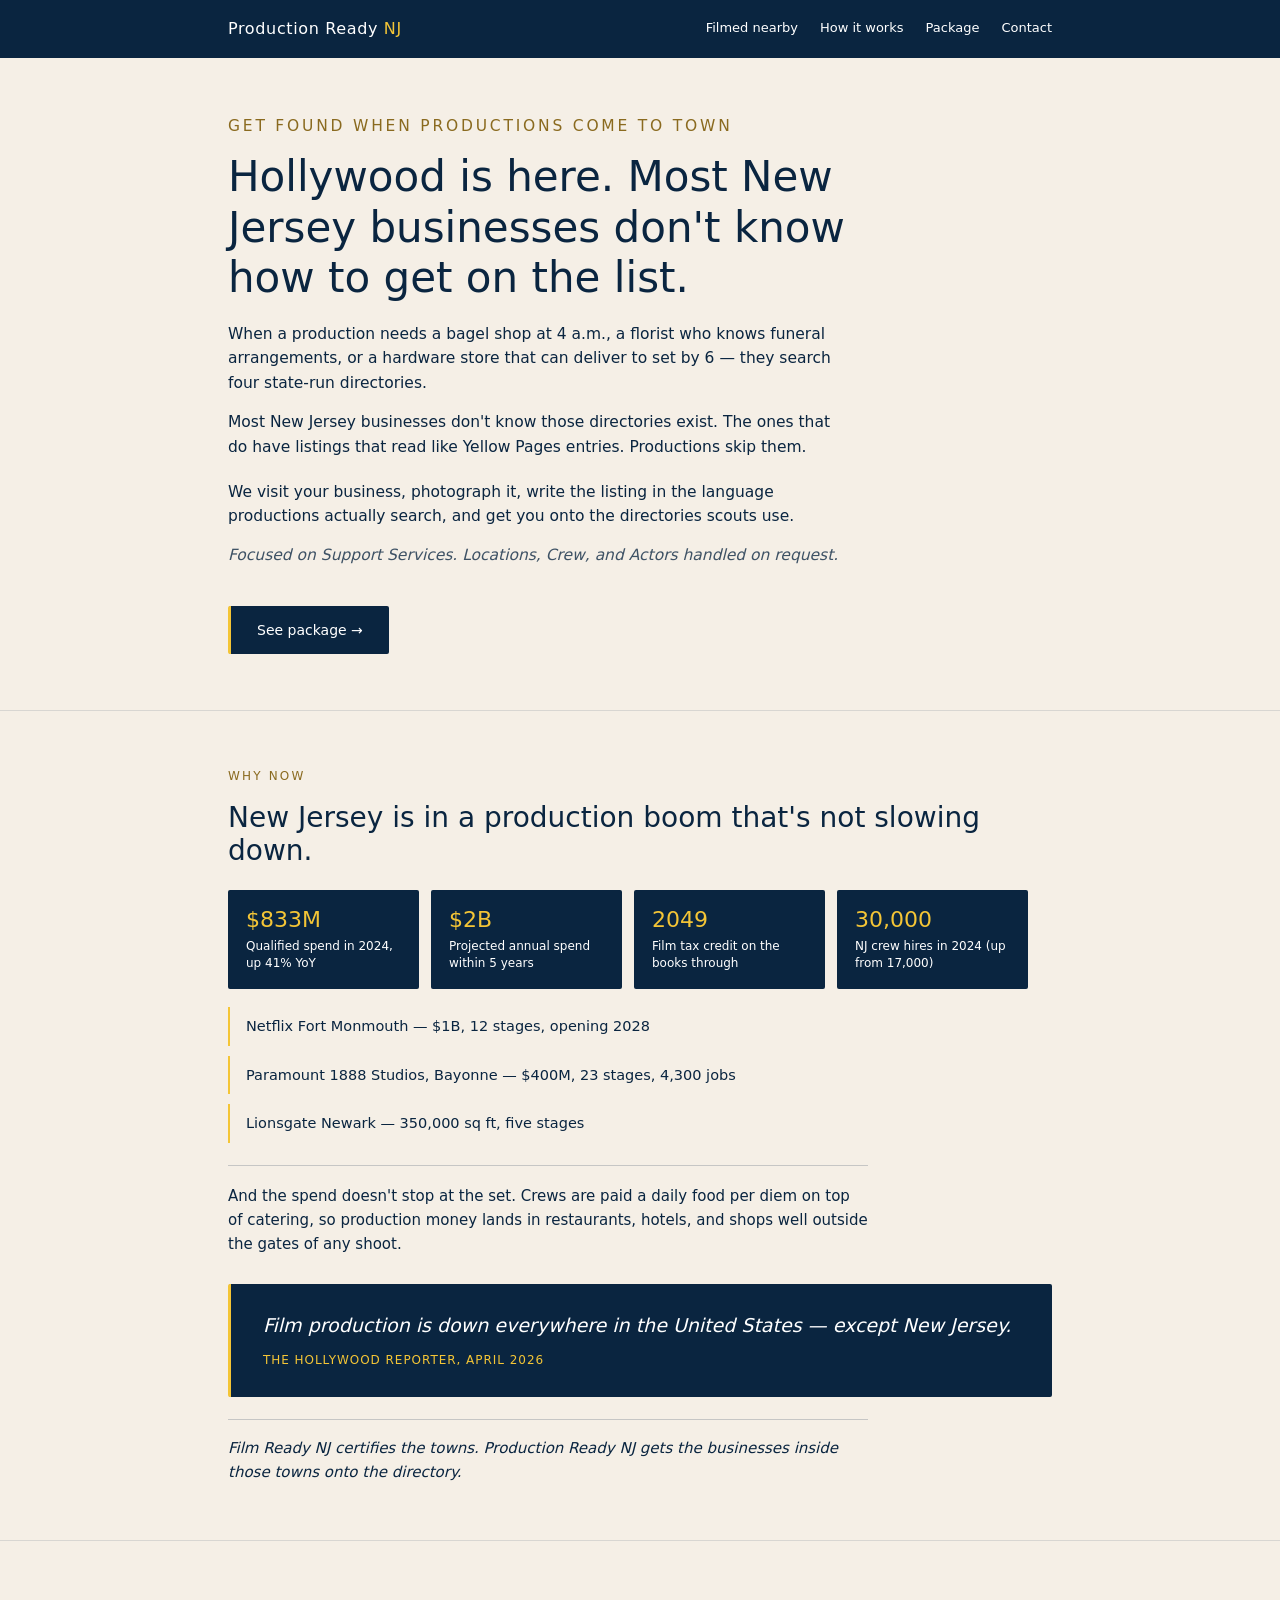
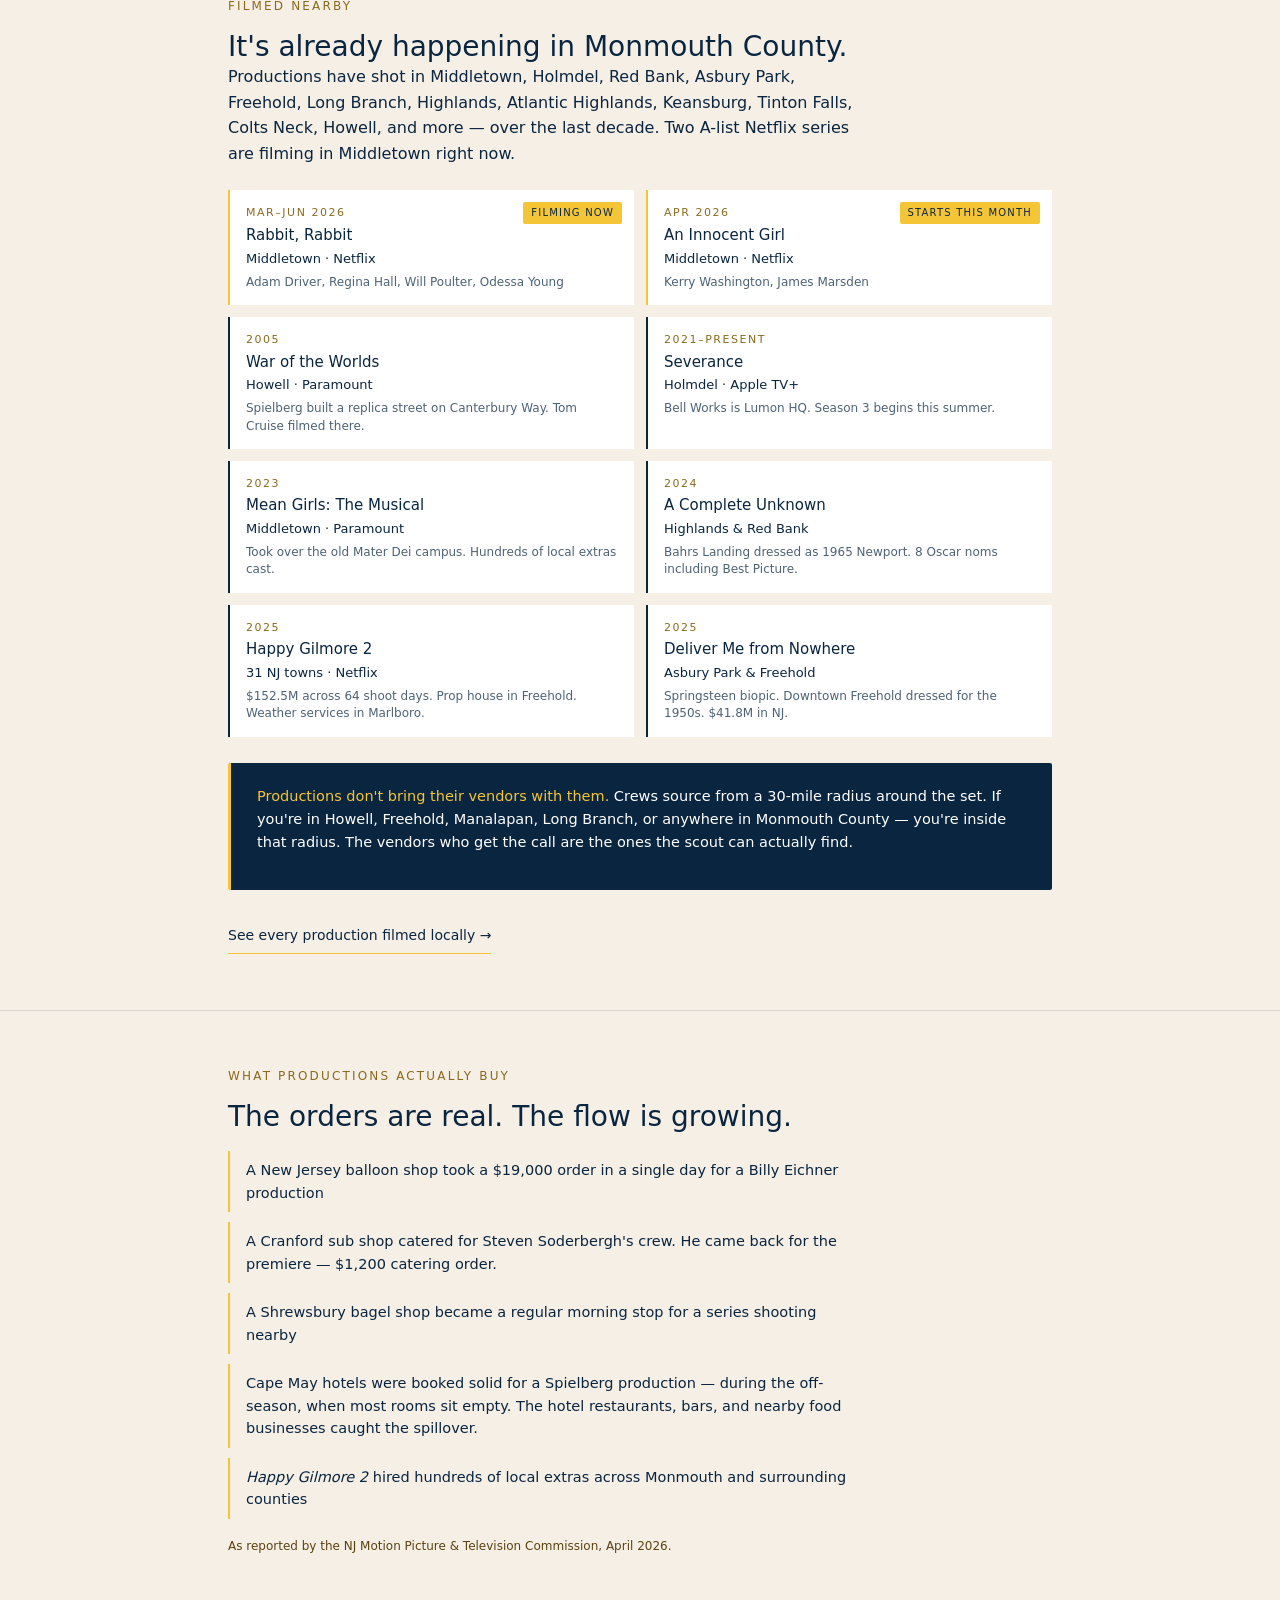
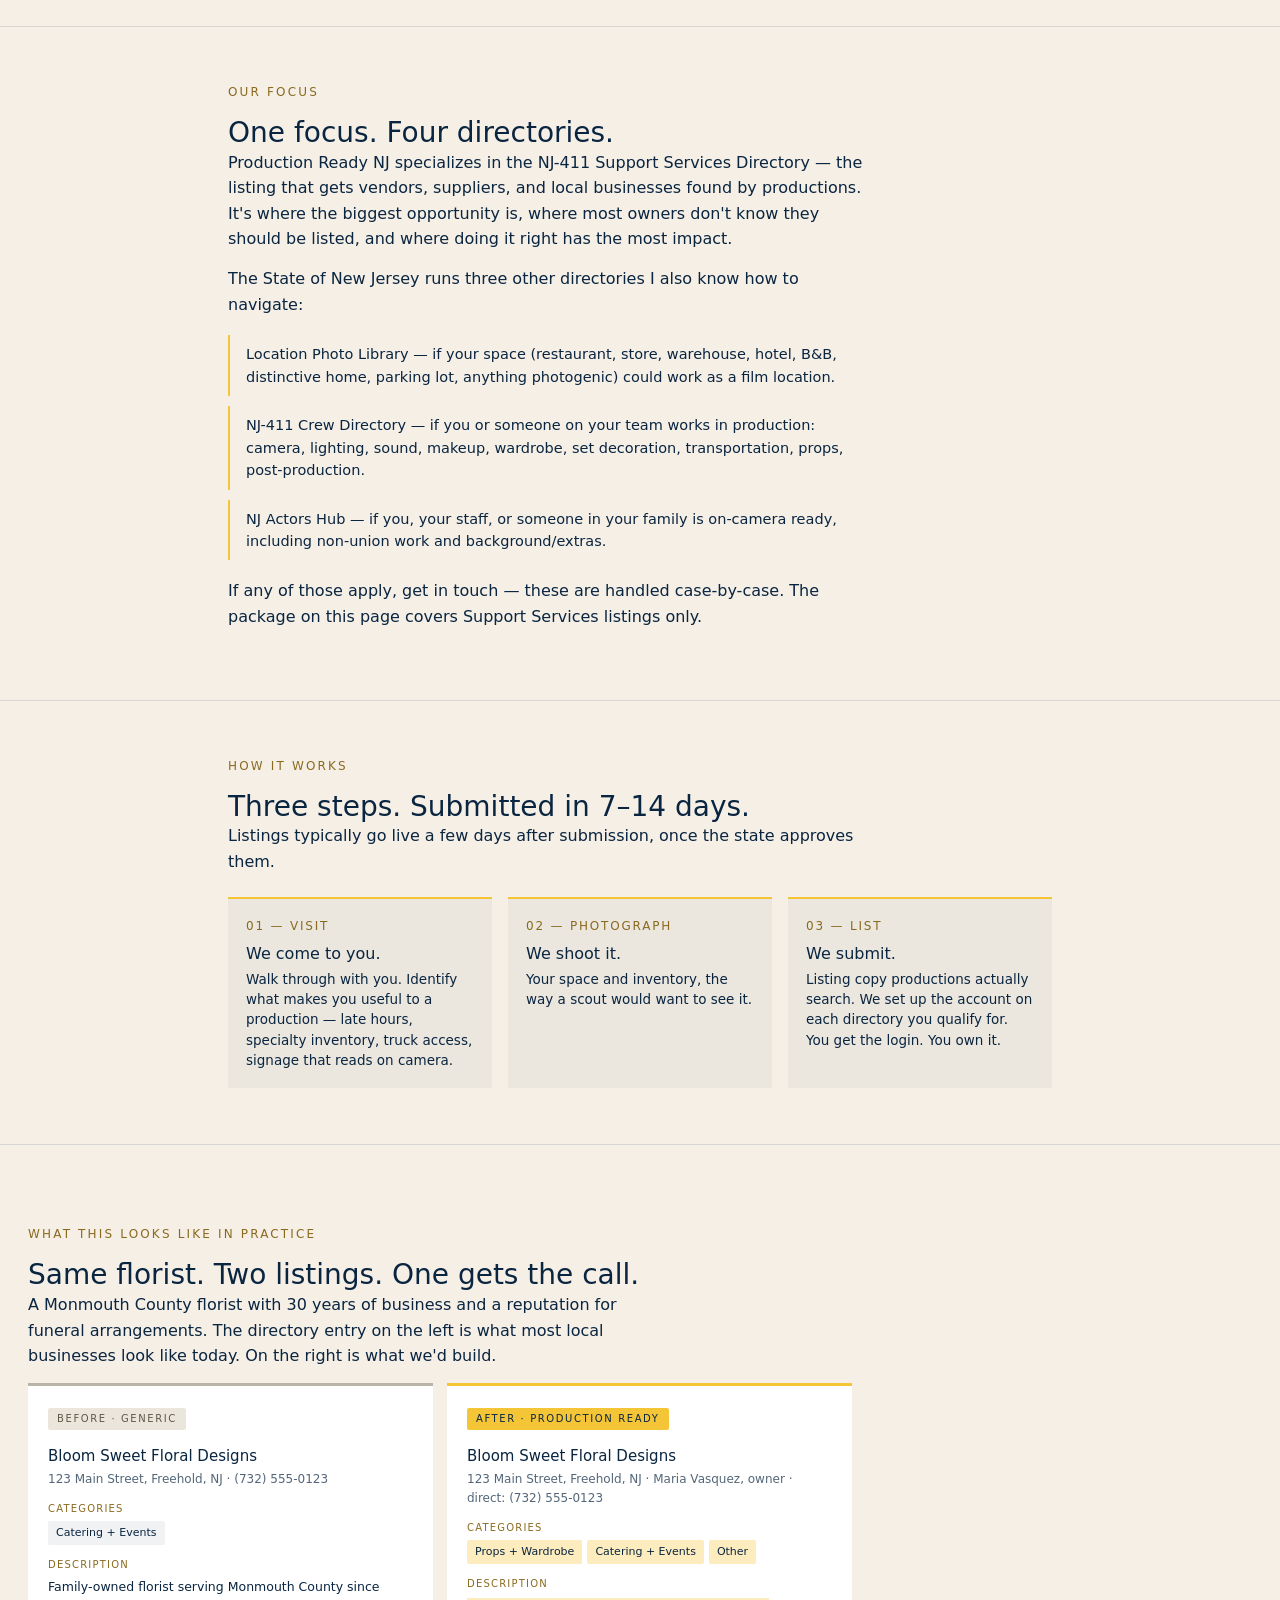
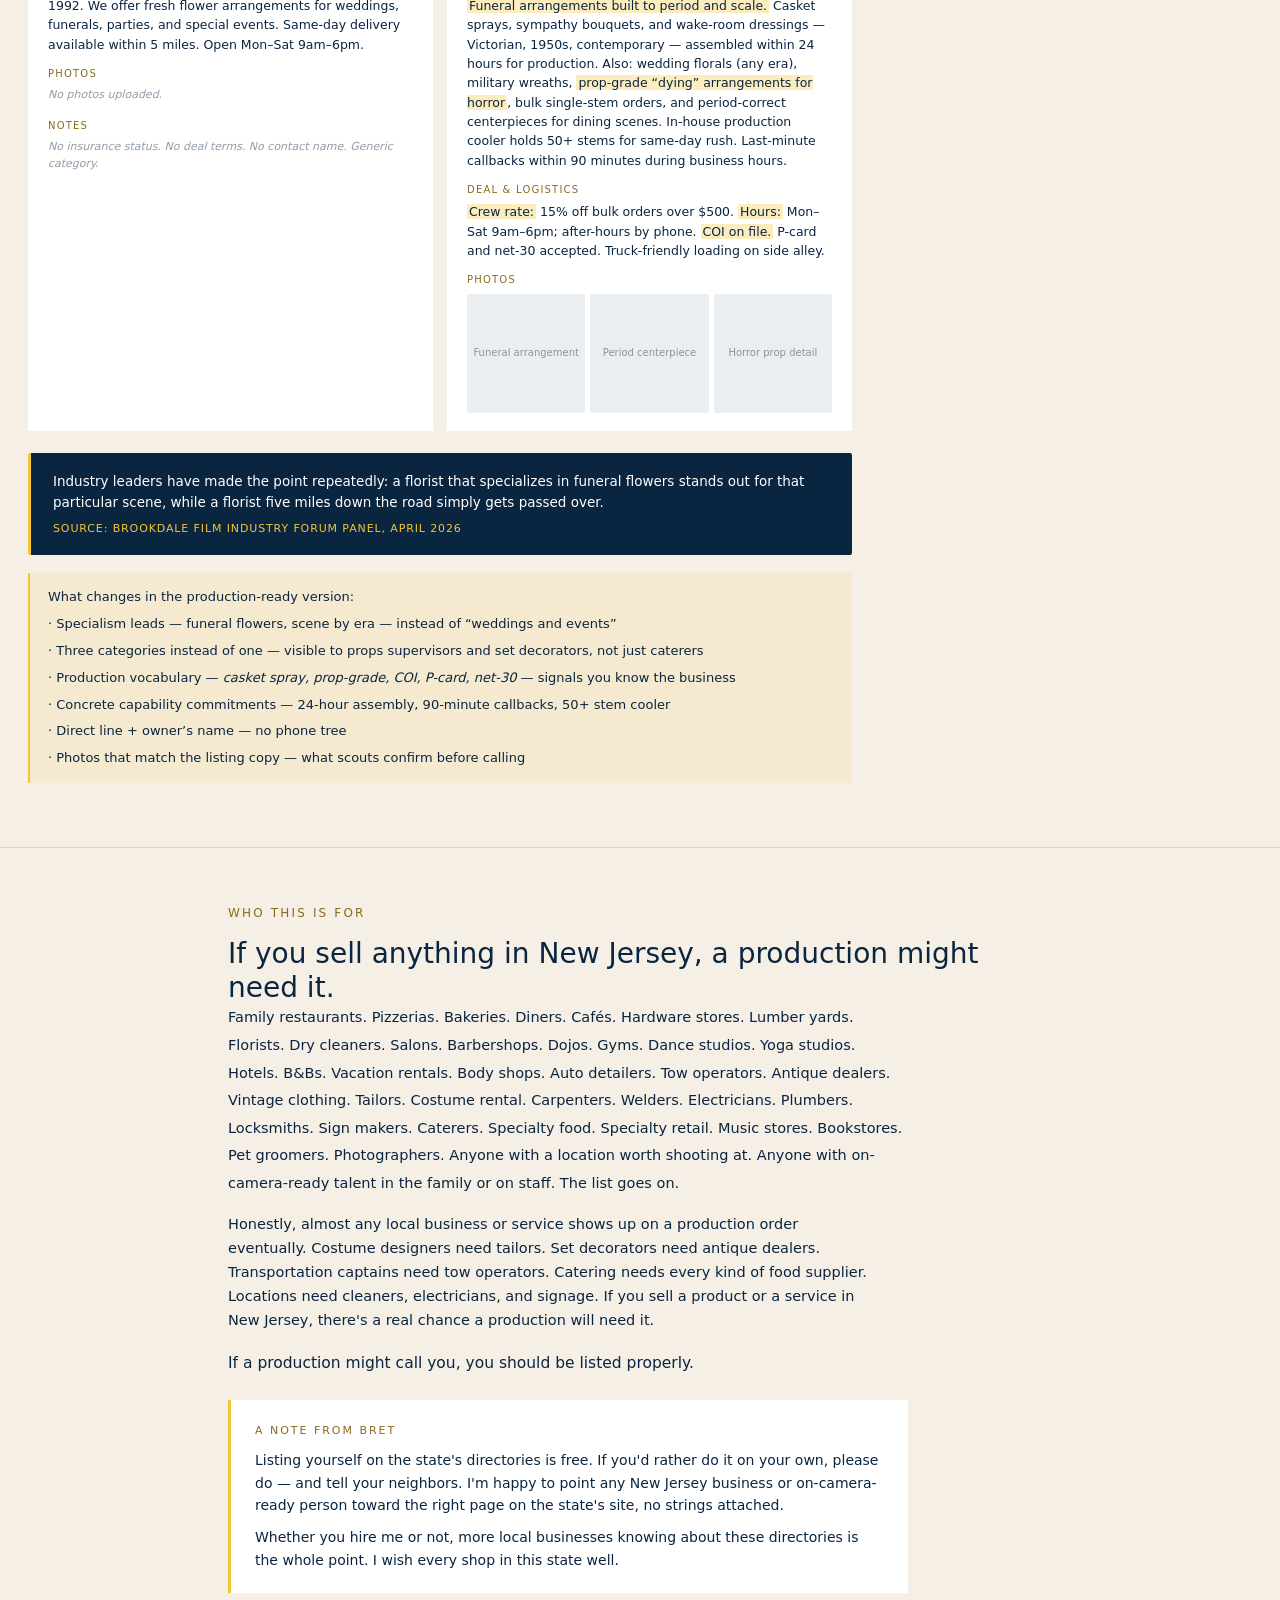
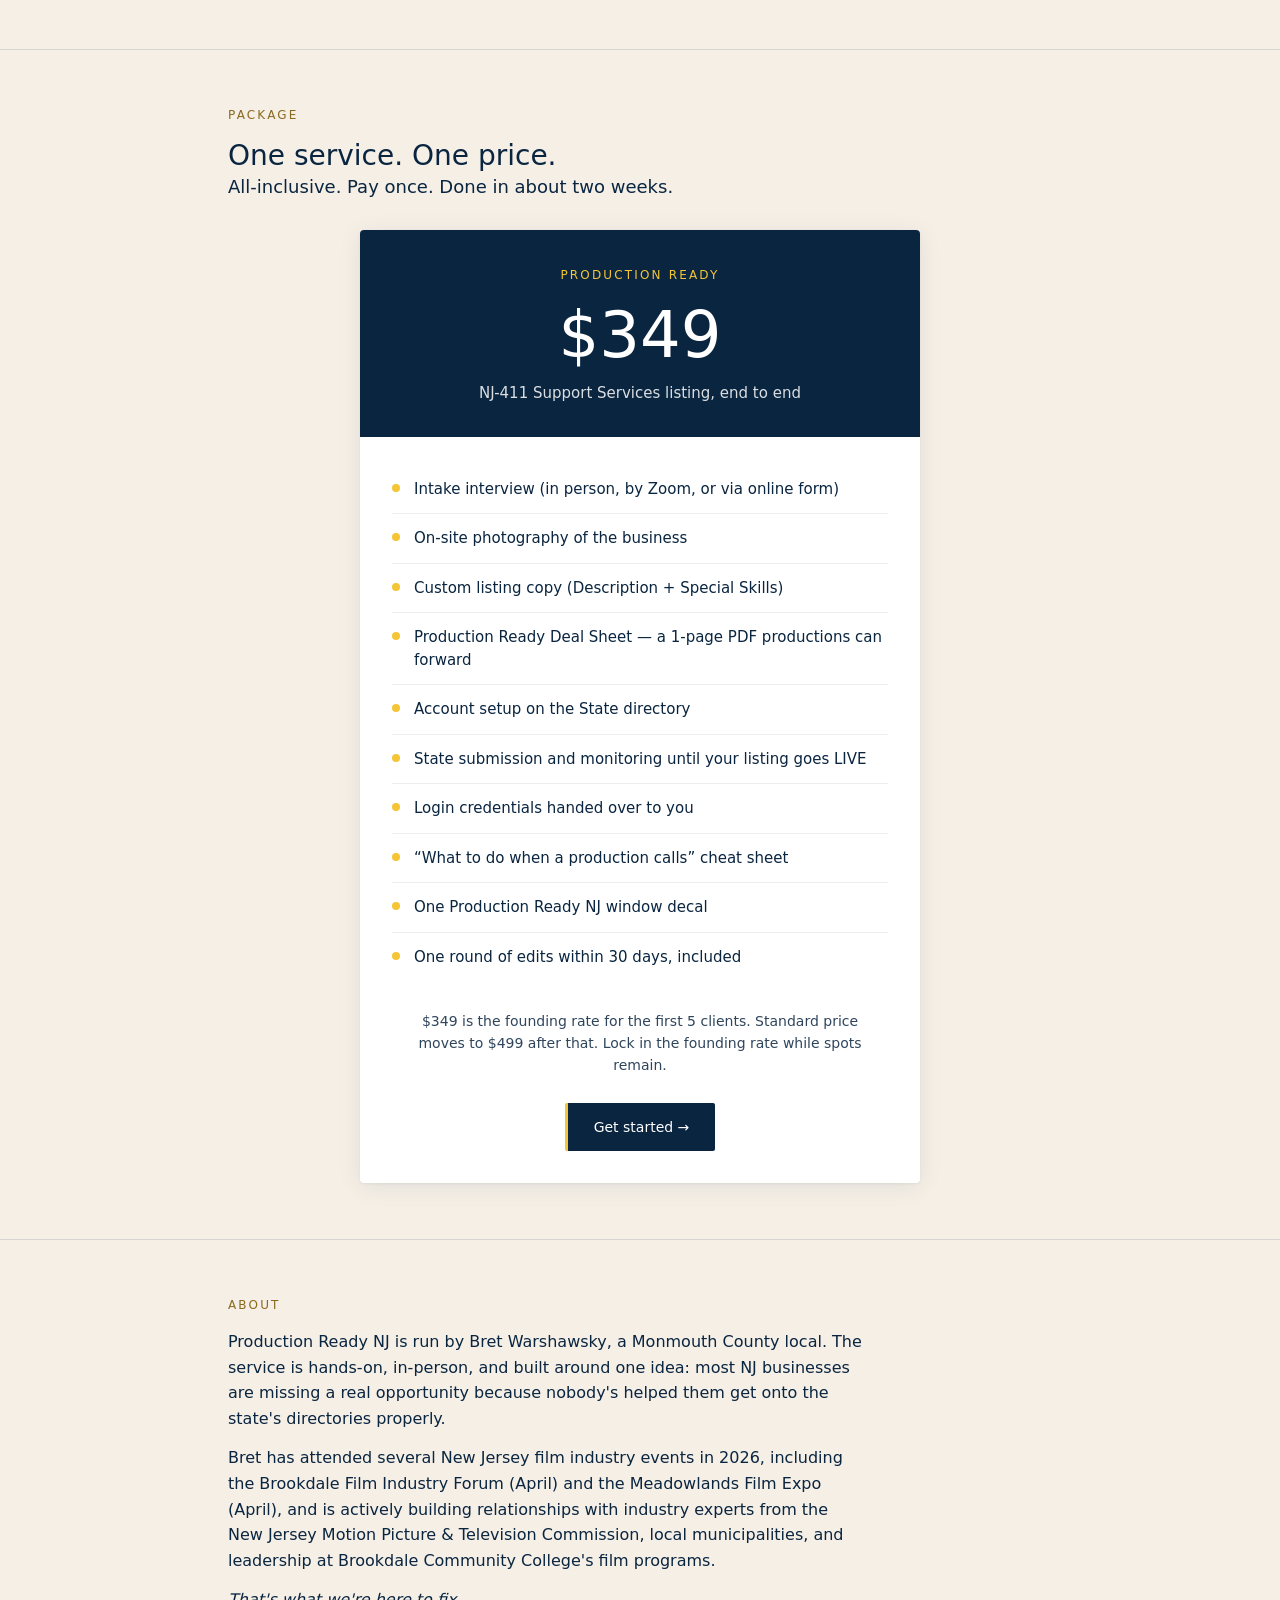
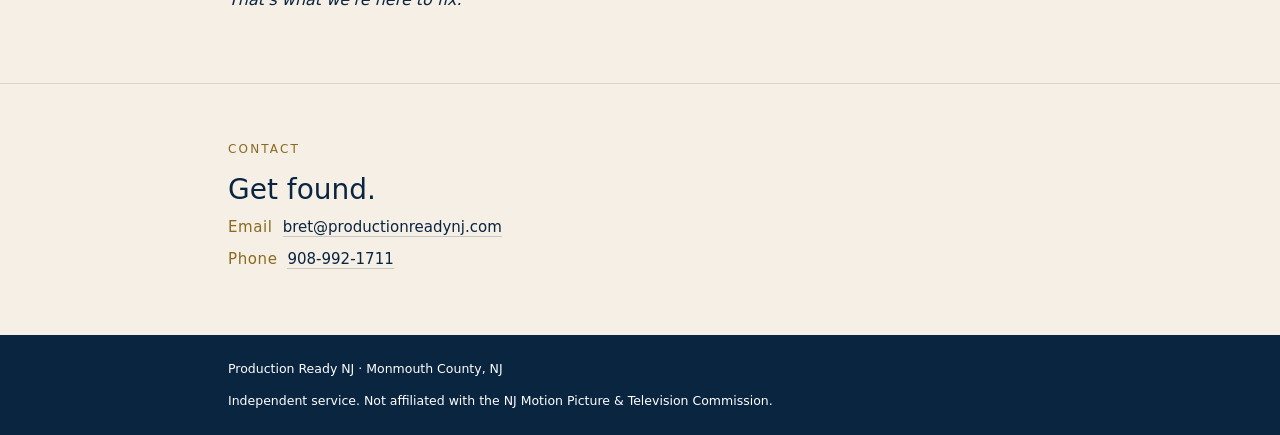
<file: index.html>
<!DOCTYPE html>
<html lang="en">
<head>
  <meta charset="UTF-8">
  <meta name="viewport" content="width=device-width, initial-scale=1.0">
  <meta name="robots" content="noindex, nofollow, noarchive">
  <meta name="description" content="Production Ready NJ helps local New Jersey businesses, locations, crew, and on-screen talent get properly listed on the state's official film industry directories.">
  <meta property="og:title" content="Production Ready NJ — Get found when productions come to town">
  <meta property="og:description" content="We help local New Jersey businesses get properly listed on the four state-run film industry directories — so when productions come to town, they get the call.">
  <meta property="og:type" content="website">
  <meta property="og:url" content="https://productionreadynj.com">
  <title>Production Ready NJ — Get found when productions come to town</title>
  <link rel="stylesheet" href="styles.css">
</head>
<body>

  <nav class="nav">
    <div class="nav-inner">
      <a href="#top" class="logo">Production Ready <span class="accent">NJ</span></a>
      <div class="nav-links">
        <a href="productions.html">Filmed nearby</a>
        <a href="#how">How it works</a>
        <a href="#packages">Package</a>
        <a href="#contact">Contact</a>
      </div>
    </div>
  </nav>

  <a id="top"></a>

  <section class="section hero">
    <div class="wrap">
      <p class="eyebrow">Get found when productions come to town</p>
      <h1>Hollywood is here. Most New Jersey businesses don't know how to get on the list.</h1>
      <p>When a production needs a bagel shop at 4 a.m., a florist who knows funeral arrangements, or a hardware store that can deliver to set by 6 — they search four state-run directories.</p>
      <p>Most New Jersey businesses don't know those directories exist. The ones that do have listings that read like Yellow Pages entries. Productions skip them.</p>
      <p class="lead">We visit your business, photograph it, write the listing in the language productions actually search, and get you onto the directories scouts use.</p>
      <p class="hero-scope"><em>Focused on Support Services. Locations, Crew, and Actors handled on request.</em></p>
      <a href="#packages" class="btn">See package →</a>
    </div>
  </section>

  <section class="section">
    <div class="wrap">
      <p class="eyebrow">Why now</p>
      <h2>New Jersey is in a production boom that's not slowing down.</h2>
      <div class="stats">
        <div class="stat"><div class="num">$833M</div><div class="lbl">Qualified spend in 2024, up 41% YoY</div></div>
        <div class="stat"><div class="num">$2B</div><div class="lbl">Projected annual spend within 5 years</div></div>
        <div class="stat"><div class="num">2049</div><div class="lbl">Film tax credit on the books through</div></div>
        <div class="stat"><div class="num">30,000</div><div class="lbl">NJ crew hires in 2024 (up from 17,000)</div></div>
      </div>
      <ul class="list-yellow">
        <li><strong>Netflix Fort Monmouth</strong> — $1B, 12 stages, opening 2028</li>
        <li><strong>Paramount 1888 Studios, Bayonne</strong> — $400M, 23 stages, 4,300 jobs</li>
        <li><strong>Lionsgate Newark</strong> — 350,000 sq ft, five stages</li>
      </ul>
      <p class="ripple"><strong>And the spend doesn't stop at the set.</strong> Crews are paid a daily food per diem on top of catering, so production money lands in restaurants, hotels, and shops well outside the gates of any shoot.</p>
      <div class="pullquote">
        Film production is down everywhere in the United States — except New Jersey.
        <span class="src">The Hollywood Reporter, April 2026</span>
      </div>
      <p class="positioning"><em>Film Ready NJ certifies the towns. Production Ready NJ gets the businesses inside those towns onto the directory.</em></p>
    </div>
  </section>

  <section class="section">
    <div class="wrap">
      <p class="eyebrow">Filmed nearby</p>
      <h2>It's already happening in Monmouth County.</h2>
      <p>Productions have shot in Middletown, Holmdel, Red Bank, Asbury Park, Freehold, Long Branch, Highlands, Atlantic Highlands, Keansburg, Tinton Falls, Colts Neck, Howell, and more — over the last decade. Two A-list Netflix series are filming in Middletown right now.</p>

      <div class="prodgrid">
        <div class="prodcard active">
          <span class="badge">Filming now</span>
          <p class="pcyear">Mar–Jun 2026</p>
          <h4>Rabbit, Rabbit</h4>
          <p class="ploc">Middletown · Netflix</p>
          <p class="pnote">Adam Driver, Regina Hall, Will Poulter, Odessa Young</p>
        </div>
        <div class="prodcard active">
          <span class="badge">Starts this month</span>
          <p class="pcyear">Apr 2026</p>
          <h4>An Innocent Girl</h4>
          <p class="ploc">Middletown · Netflix</p>
          <p class="pnote">Kerry Washington, James Marsden</p>
        </div>
        <div class="prodcard">
          <p class="pcyear">2005</p>
          <h4>War of the Worlds</h4>
          <p class="ploc">Howell · Paramount</p>
          <p class="pnote">Spielberg built a replica street on Canterbury Way. Tom Cruise filmed there.</p>
        </div>
        <div class="prodcard">
          <p class="pcyear">2021–present</p>
          <h4>Severance</h4>
          <p class="ploc">Holmdel · Apple TV+</p>
          <p class="pnote">Bell Works is Lumon HQ. Season 3 begins this summer.</p>
        </div>
        <div class="prodcard">
          <p class="pcyear">2023</p>
          <h4>Mean Girls: The Musical</h4>
          <p class="ploc">Middletown · Paramount</p>
          <p class="pnote">Took over the old Mater Dei campus. Hundreds of local extras cast.</p>
        </div>
        <div class="prodcard">
          <p class="pcyear">2024</p>
          <h4>A Complete Unknown</h4>
          <p class="ploc">Highlands &amp; Red Bank</p>
          <p class="pnote">Bahrs Landing dressed as 1965 Newport. 8 Oscar noms including Best Picture.</p>
        </div>
        <div class="prodcard">
          <p class="pcyear">2025</p>
          <h4>Happy Gilmore 2</h4>
          <p class="ploc">31 NJ towns · Netflix</p>
          <p class="pnote">$152.5M across 64 shoot days. Prop house in Freehold. Weather services in Marlboro.</p>
        </div>
        <div class="prodcard">
          <p class="pcyear">2025</p>
          <h4>Deliver Me from Nowhere</h4>
          <p class="ploc">Asbury Park &amp; Freehold</p>
          <p class="pnote">Springsteen biopic. Downtown Freehold dressed for the 1950s. $41.8M in NJ.</p>
        </div>
      </div>

      <div class="radius">
        <p><strong>Productions don't bring their vendors with them.</strong> Crews source from a 30-mile radius around the set. If you're in Howell, Freehold, Manalapan, Long Branch, or anywhere in Monmouth County — you're inside that radius. The vendors who get the call are the ones the scout can actually find.</p>
      </div>

      <a href="productions.html" class="btn-link">See every production filmed locally →</a>
    </div>
  </section>

  <section class="section">
    <div class="wrap">
      <p class="eyebrow">What productions actually buy</p>
      <h2>The orders are real. The flow is growing.</h2>
      <ul class="list-yellow">
        <li>A New Jersey balloon shop took a <strong>$19,000 order in a single day</strong> for a Billy Eichner production</li>
        <li>A Cranford sub shop catered for Steven Soderbergh's crew. He came back for the premiere — $1,200 catering order.</li>
        <li>A Shrewsbury bagel shop became a regular morning stop for a series shooting nearby</li>
        <li>Cape May hotels were booked solid for a Spielberg production — <strong>during the off-season</strong>, when most rooms sit empty. The hotel restaurants, bars, and nearby food businesses caught the spillover.</li>
        <li><em>Happy Gilmore 2</em> hired hundreds of local extras across Monmouth and surrounding counties</li>
      </ul>
      <p style="font-size:12px;color:#5b4310;margin-top:14px;">As reported by the NJ Motion Picture &amp; Television Commission, April 2026.</p>
    </div>
  </section>

  <section class="section">
    <div class="wrap">
      <p class="eyebrow">Our focus</p>
      <h2>One focus. Four directories.</h2>
      <p>Production Ready NJ specializes in the NJ-411 Support Services Directory — the listing that gets vendors, suppliers, and local businesses found by productions. It's where the biggest opportunity is, where most owners don't know they should be listed, and where doing it right has the most impact.</p>
      <p>The State of New Jersey runs three other directories I also know how to navigate:</p>
      <ul class="list-yellow">
        <li><strong>Location Photo Library</strong> — if your space (restaurant, store, warehouse, hotel, B&amp;B, distinctive home, parking lot, anything photogenic) could work as a film location.</li>
        <li><strong>NJ-411 Crew Directory</strong> — if you or someone on your team works in production: camera, lighting, sound, makeup, wardrobe, set decoration, transportation, props, post-production.</li>
        <li><strong>NJ Actors Hub</strong> — if you, your staff, or someone in your family is on-camera ready, including non-union work and background/extras.</li>
      </ul>
      <p>If any of those apply, get in touch — these are handled case-by-case. The package on this page covers Support Services listings only.</p>
    </div>
  </section>

  <section class="section" id="how">
    <div class="wrap">
      <p class="eyebrow">How it works</p>
      <h2>Three steps. Submitted in 7–14 days.</h2>
      <p>Listings typically go live a few days after submission, once the state approves them.</p>
      <div class="steps">
        <div class="step">
          <div class="n">01 — Visit</div>
          <h4>We come to you.</h4>
          <p>Walk through with you. Identify what makes you useful to a production — late hours, specialty inventory, truck access, signage that reads on camera.</p>
        </div>
        <div class="step">
          <div class="n">02 — Photograph</div>
          <h4>We shoot it.</h4>
          <p>Your space and inventory, the way a scout would want to see it.</p>
        </div>
        <div class="step">
          <div class="n">03 — List</div>
          <h4>We submit.</h4>
          <p>Listing copy productions actually search. We set up the account on each directory you qualify for. You get the login. You own it.</p>
        </div>
      </div>
    </div>
  </section>

  <section class="section">
    <div class="wrap exhibit">
      <p class="eyebrow">What this looks like in practice</p>
      <h2>Same florist. Two listings. One gets the call.</h2>
      <p>A Monmouth County florist with 30 years of business and a reputation for funeral arrangements. The directory entry on the left is what most local businesses look like today. On the right is what we'd build.</p>

      <div class="exhibit-grid">

        <div class="exhibit-card">
          <span class="exhibit-tag generic">Before · generic</span>
          <p class="exhibit-name">Bloom Sweet Floral Designs</p>
          <p class="exhibit-loc">123 Main Street, Freehold, NJ · (732) 555-0123</p>

          <p class="exhibit-label">Categories</p>
          <div class="exhibit-cats">
            <span class="exhibit-cat">Catering + Events</span>
          </div>

          <p class="exhibit-label">Description</p>
          <p class="exhibit-desc">Family-owned florist serving Monmouth County since 1992. We offer fresh flower arrangements for weddings, funerals, parties, and special events. Same-day delivery available within 5 miles. Open Mon–Sat 9am–6pm.</p>

          <p class="exhibit-label">Photos</p>
          <p class="exhibit-empty">No photos uploaded.</p>

          <p class="exhibit-label">Notes</p>
          <p class="exhibit-empty">No insurance status. No deal terms. No contact name. Generic category.</p>
        </div>

        <div class="exhibit-card after">
          <span class="exhibit-tag production">After · production ready</span>
          <p class="exhibit-name">Bloom Sweet Floral Designs</p>
          <p class="exhibit-loc">123 Main Street, Freehold, NJ · Maria Vasquez, owner · direct: (732) 555-0123</p>

          <p class="exhibit-label">Categories</p>
          <div class="exhibit-cats">
            <span class="exhibit-cat hl">Props + Wardrobe</span>
            <span class="exhibit-cat hl">Catering + Events</span>
            <span class="exhibit-cat hl">Other</span>
          </div>

          <p class="exhibit-label">Description</p>
          <p class="exhibit-desc"><strong>Funeral arrangements built to period and scale.</strong> Casket sprays, sympathy bouquets, and wake-room dressings — Victorian, 1950s, contemporary — assembled within 24 hours for production. Also: wedding florals (any era), military wreaths, <strong>prop-grade &#8220;dying&#8221; arrangements for horror</strong>, bulk single-stem orders, and period-correct centerpieces for dining scenes. In-house production cooler holds 50+ stems for same-day rush. Last-minute callbacks within 90 minutes during business hours.</p>

          <p class="exhibit-label">Deal &amp; Logistics</p>
          <p class="exhibit-desc"><strong>Crew rate:</strong> 15% off bulk orders over $500. <strong>Hours:</strong> Mon–Sat 9am–6pm; after-hours by phone. <strong>COI on file.</strong> P-card and net-30 accepted. Truck-friendly loading on side alley.</p>

          <p class="exhibit-label">Photos</p>
          <div class="exhibit-photos">
            <div class="exhibit-ph">Funeral arrangement</div>
            <div class="exhibit-ph">Period centerpiece</div>
            <div class="exhibit-ph">Horror prop detail</div>
          </div>
        </div>

      </div>

      <div class="exhibit-source">
        Industry leaders have made the point repeatedly: a florist that specializes in funeral flowers stands out for that particular scene, while a florist five miles down the road simply gets passed over.
        <span class="src">Source: Brookdale Film Industry Forum Panel, April 2026</span>
      </div>

      <div class="exhibit-summary">
        <p><strong>What changes in the production-ready version:</strong></p>
        <p>· Specialism leads — funeral flowers, scene by era — instead of &#8220;weddings and events&#8221;</p>
        <p>· Three categories instead of one — visible to props supervisors and set decorators, not just caterers</p>
        <p>· Production vocabulary — <em>casket spray, prop-grade, COI, P-card, net-30</em> — signals you know the business</p>
        <p>· Concrete capability commitments — 24-hour assembly, 90-minute callbacks, 50+ stem cooler</p>
        <p>· Direct line + owner&#8217;s name — no phone tree</p>
        <p>· Photos that match the listing copy — what scouts confirm before calling</p>
      </div>
    </div>
  </section>

  <section class="section">
    <div class="wrap">
      <p class="eyebrow">Who this is for</p>
      <h2>If you sell anything in New Jersey, a production might need it.</h2>
      <p class="who-list">Family restaurants. Pizzerias. Bakeries. Diners. Cafés. Hardware stores. Lumber yards. Florists. Dry cleaners. Salons. Barbershops. Dojos. Gyms. Dance studios. Yoga studios. Hotels. B&amp;Bs. Vacation rentals. Body shops. Auto detailers. Tow operators. Antique dealers. Vintage clothing. Tailors. Costume rental. Carpenters. Welders. Electricians. Plumbers. Locksmiths. Sign makers. Caterers. Specialty food. Specialty retail. Music stores. Bookstores. Pet groomers. Photographers. Anyone with a location worth shooting at. Anyone with on-camera-ready talent in the family or on staff. The list goes on.</p>
      <p class="who-honest">Honestly, almost any local business or service shows up on a production order eventually. Costume designers need tailors. Set decorators need antique dealers. Transportation captains need tow operators. Catering needs every kind of food supplier. Locations need cleaners, electricians, and signage. If you sell a product or a service in New Jersey, there's a real chance a production will need it.</p>
      <p style="font-weight:500;font-size:15.5px;margin-top:18px;">If a production might call you, you should be listed properly.</p>

      <div class="callout">
        <p class="ceyebrow">A note from Bret</p>
        <p>Listing yourself on the state's directories is free. If you'd rather do it on your own, please do — and tell your neighbors. I'm happy to point any New Jersey business or on-camera-ready person toward the right page on the state's site, no strings attached.</p>
        <p>Whether you hire me or not, more local businesses knowing about these directories is the whole point. I wish every shop in this state well.</p>
      </div>
    </div>
  </section>

  <section class="section" id="packages">
    <div class="wrap">
      <p class="eyebrow">Package</p>
      <h2>One service. One price.</h2>
      <p class="lead">All-inclusive. Pay once. Done in about two weeks.</p>

      <div class="package-card">
        <div class="package-header">
          <p class="package-tag">Production Ready</p>
          <div class="package-price">$349</div>
          <p class="package-sub">NJ-411 Support Services listing, end to end</p>
        </div>
        <div class="package-body">
          <ul class="package-includes">
            <li>Intake interview (in person, by Zoom, or via online form)</li>
            <li>On-site photography of the business</li>
            <li>Custom listing copy (Description + Special Skills)</li>
            <li>Production Ready Deal Sheet — a 1-page PDF productions can forward</li>
            <li>Account setup on the State directory</li>
            <li>State submission and monitoring until your listing goes LIVE</li>
            <li>Login credentials handed over to you</li>
            <li>&#8220;What to do when a production calls&#8221; cheat sheet</li>
            <li>One Production Ready NJ window decal</li>
            <li>One round of edits within 30 days, included</li>
          </ul>
        </div>
        <div class="package-footer">
          <p class="package-founding"><strong>$349 is the founding rate for the first 5 clients.</strong> Standard price moves to $499 after that. Lock in the founding rate while spots remain.</p>
          <a href="#contact" class="btn">Get started →</a>
        </div>
      </div>
      <!-- When Stripe Payment Link is ready, swap Get started for: <a href="https://buy.stripe.com/REPLACE" class="btn">Buy now — $349</a> -->
    </div>
  </section>

  <section class="section">
    <div class="wrap">
      <p class="eyebrow">About</p>
      <p>Production Ready NJ is run by <strong>Bret Warshawsky</strong>, a Monmouth County local. The service is hands-on, in-person, and built around one idea: most NJ businesses are missing a real opportunity because nobody's helped them get onto the state's directories properly.</p>
      <p>Bret has attended several New Jersey film industry events in 2026, including the Brookdale Film Industry Forum (April) and the Meadowlands Film Expo (April), and is actively building relationships with industry experts from the New Jersey Motion Picture &amp; Television Commission, local municipalities, and leadership at Brookdale Community College's film programs.</p>
      <p style="font-style:italic;">That's what we're here to fix.</p>
    </div>
  </section>

  <section class="section" id="contact">
    <div class="wrap">
      <p class="eyebrow">Contact</p>
      <h2>Get found.</h2>
      <p class="contact-line"><span class="lbl">Email</span><a href="mailto:bret@productionreadynj.com">bret@productionreadynj.com</a></p>
      <p class="contact-line"><span class="lbl">Phone</span><a href="tel:+19089921711">908-992-1711</a></p>
    </div>
  </section>

  <footer class="foot">
    <div class="wrap">
      <span>Production Ready NJ · Monmouth County, NJ</span>
      <span>Independent service. Not affiliated with the NJ Motion Picture &amp; Television Commission.</span>
    </div>
  </footer>

</body>
</html>
</file>
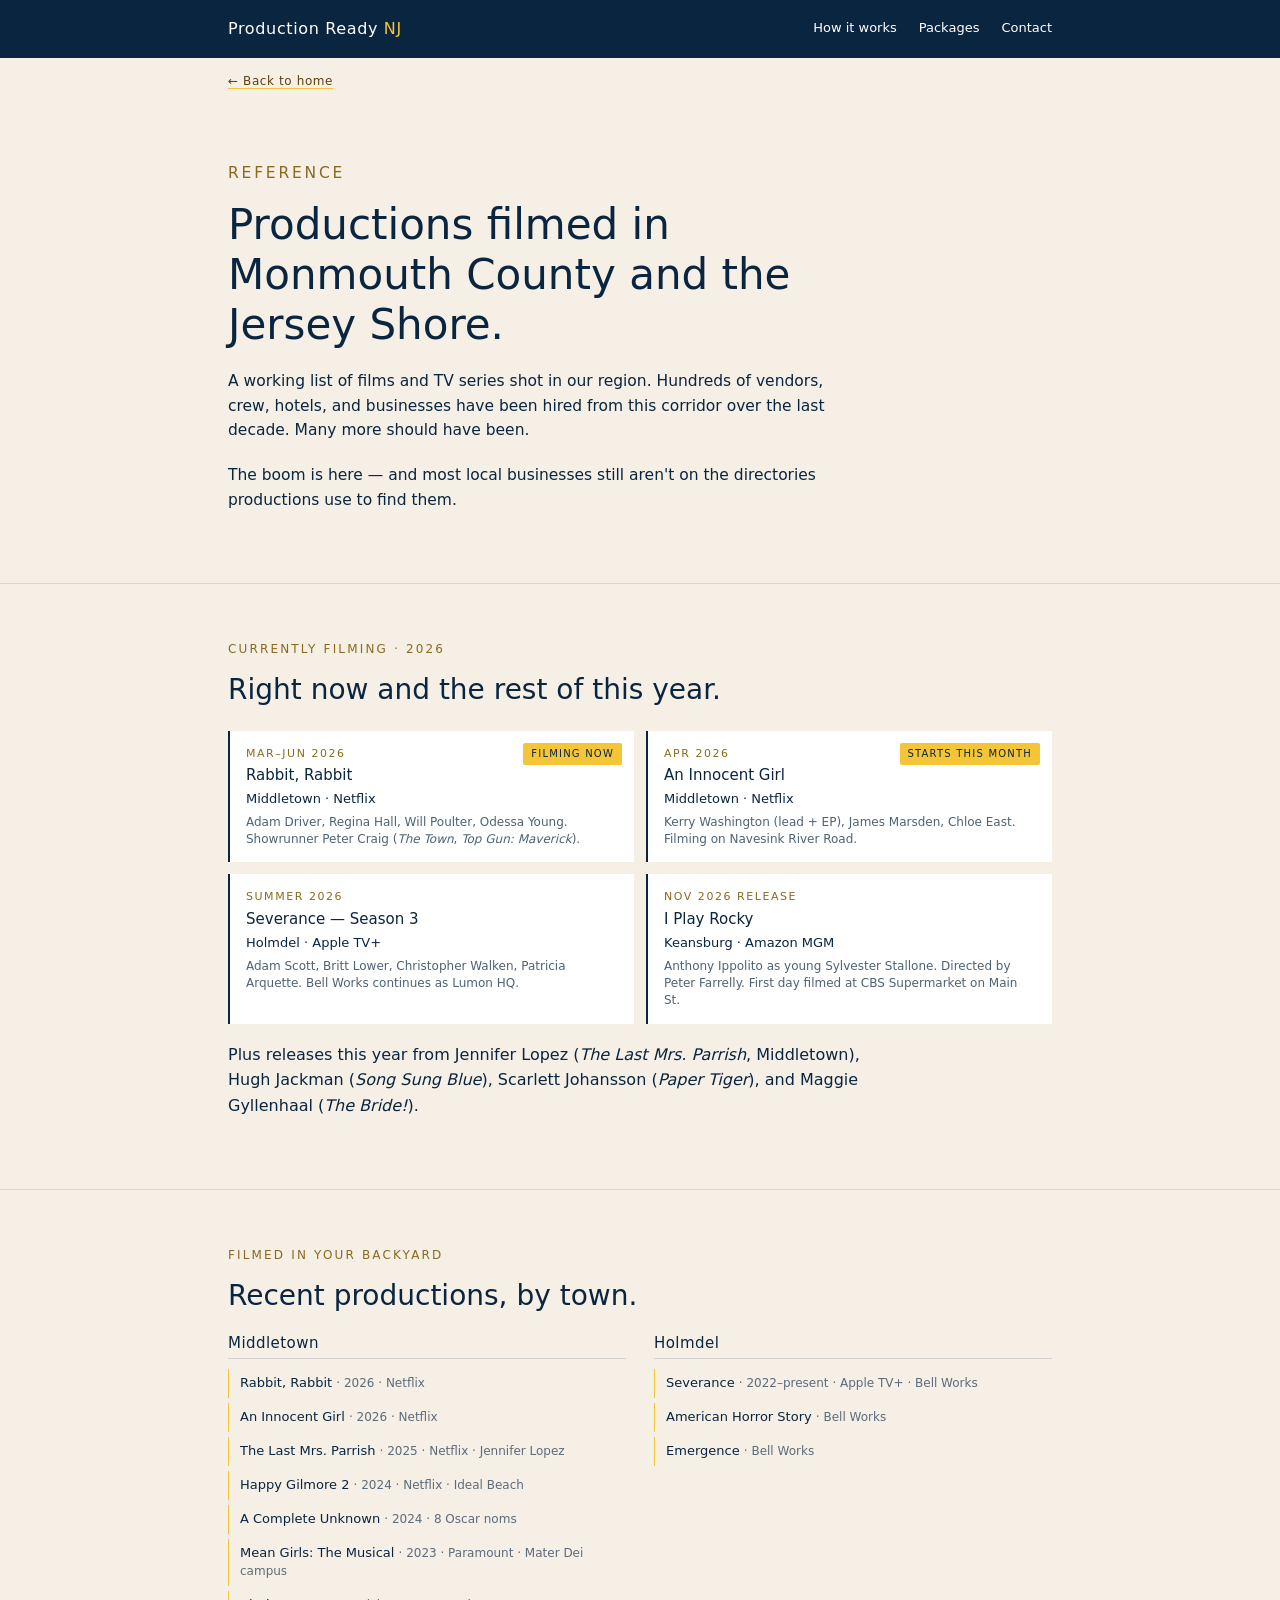
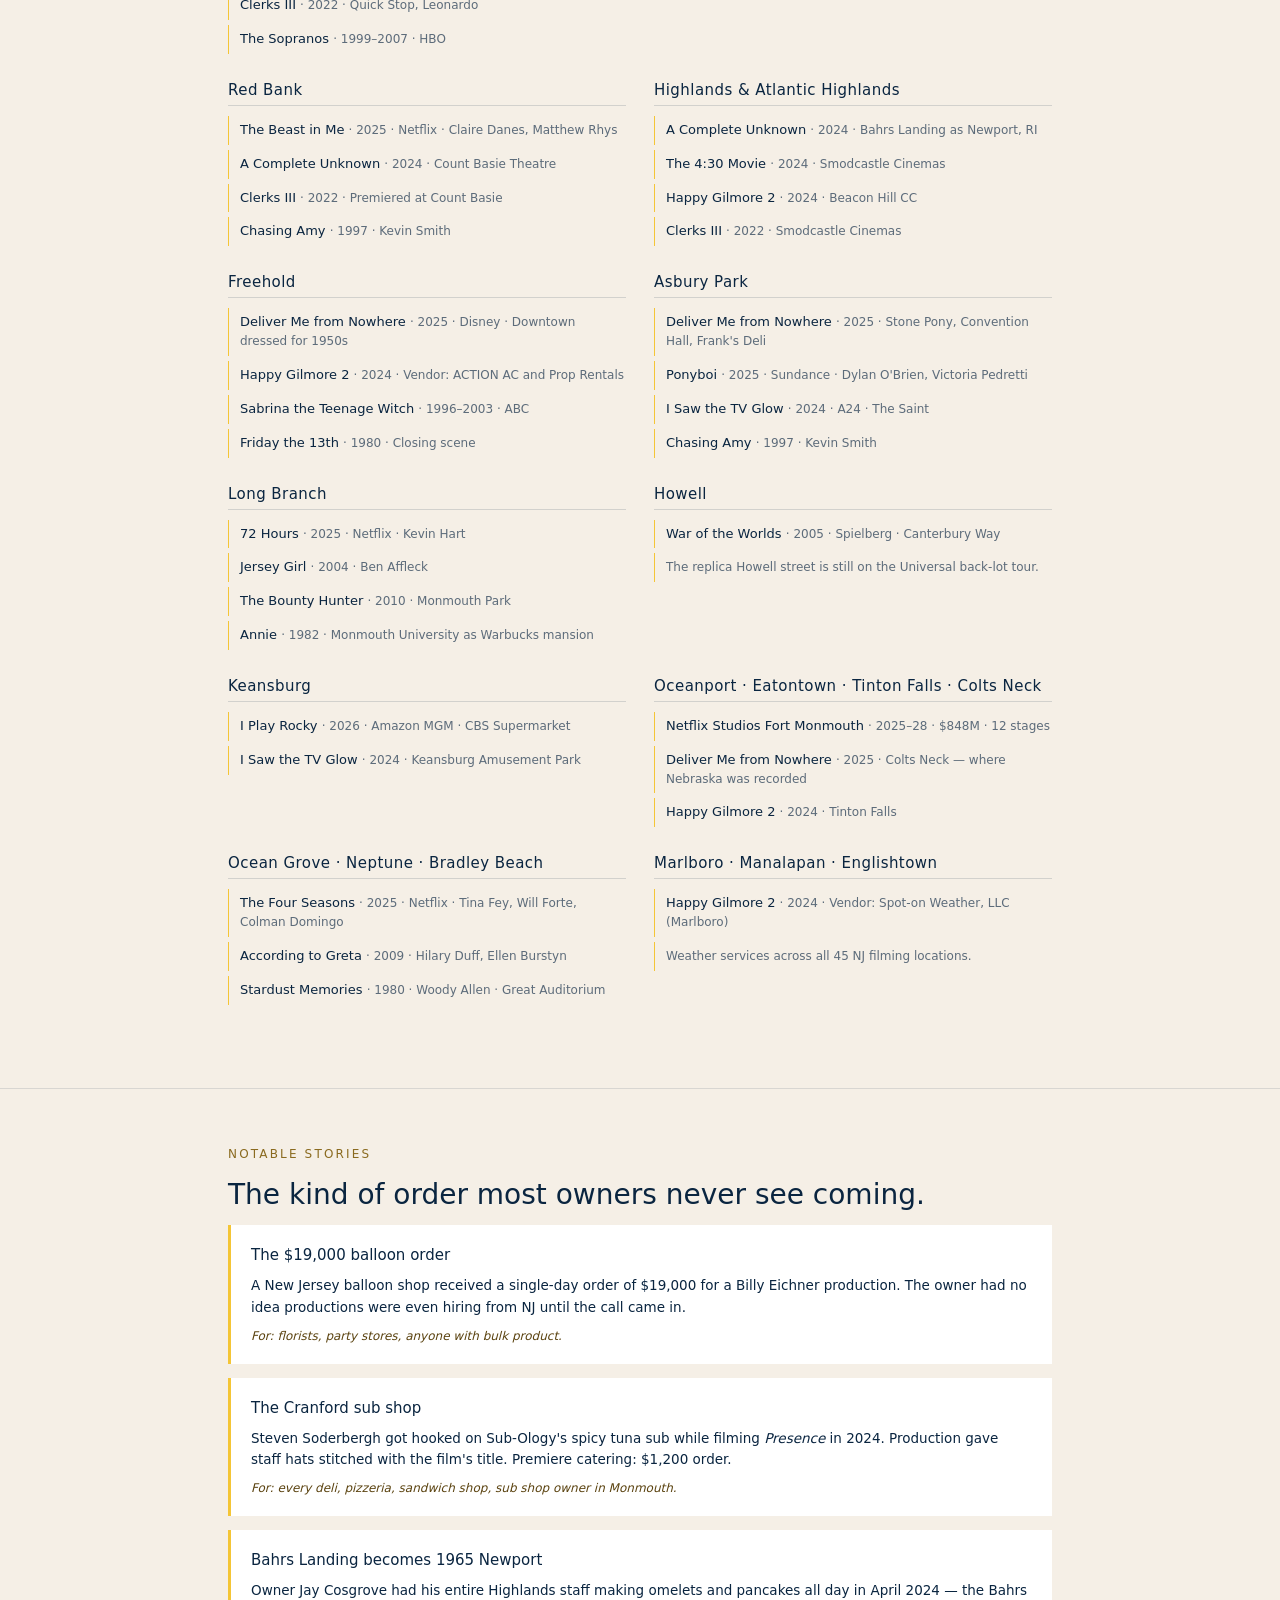
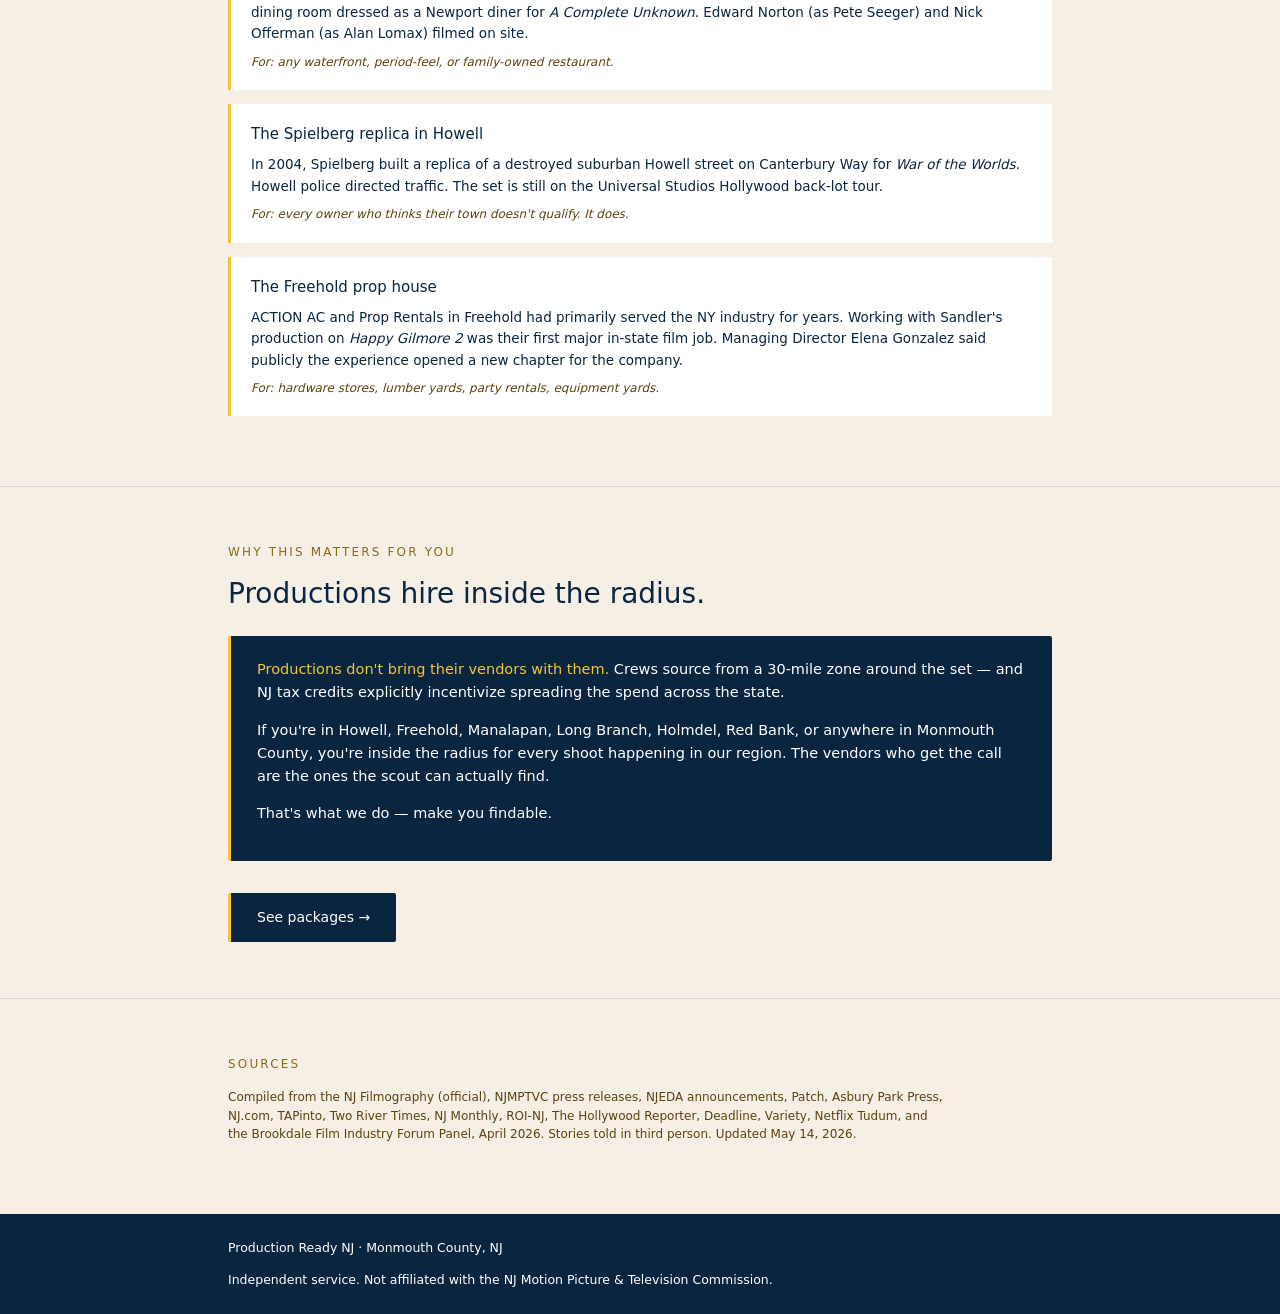
<file: productions.html>
<!DOCTYPE html>
<html lang="en">
<head>
  <meta charset="UTF-8">
  <meta name="viewport" content="width=device-width, initial-scale=1.0">
  <meta name="robots" content="noindex, nofollow, noarchive">
  <meta name="description" content="A reference list of films and TV series filmed in Monmouth County and the Jersey Shore.">
  <meta property="og:title" content="Productions filmed in Monmouth County and the Jersey Shore">
  <meta property="og:description" content="A working list of films and TV series shot in our region — including currently filming productions and recent releases.">
  <meta property="og:type" content="article">
  <meta property="og:url" content="https://productionreadynj.com/productions">
  <title>Productions filmed nearby — Production Ready NJ</title>
  <link rel="stylesheet" href="styles.css">
</head>
<body>

  <nav class="nav">
    <div class="nav-inner">
      <a href="index.html" class="logo">Production Ready <span class="accent">NJ</span></a>
      <div class="nav-links">
        <a href="index.html#how">How it works</a>
        <a href="index.html#packages">Packages</a>
        <a href="index.html#contact">Contact</a>
      </div>
    </div>
  </nav>

  <div class="wrap">
    <p class="breadcrumb"><a href="index.html">← Back to home</a></p>
  </div>

  <section class="section hero">
    <div class="wrap">
      <p class="eyebrow">Reference</p>
      <h1>Productions filmed in Monmouth County and the Jersey Shore.</h1>
      <p>A working list of films and TV series shot in our region. Hundreds of vendors, crew, hotels, and businesses have been hired from this corridor over the last decade. Many more should have been.</p>
      <p class="lead">The boom is here — and most local businesses still aren't on the directories productions use to find them.</p>
    </div>
  </section>

  <section class="section">
    <div class="wrap">
      <p class="eyebrow">Currently filming · 2026</p>
      <h2>Right now and the rest of this year.</h2>
      <div class="prodgrid">
        <div class="prodcard">
          <span class="badge">Filming now</span>
          <p class="pcyear">Mar–Jun 2026</p>
          <h4>Rabbit, Rabbit</h4>
          <p class="ploc">Middletown · Netflix</p>
          <p class="pnote">Adam Driver, Regina Hall, Will Poulter, Odessa Young. Showrunner Peter Craig (<em>The Town</em>, <em>Top Gun: Maverick</em>).</p>
        </div>
        <div class="prodcard">
          <span class="badge">Starts this month</span>
          <p class="pcyear">Apr 2026</p>
          <h4>An Innocent Girl</h4>
          <p class="ploc">Middletown · Netflix</p>
          <p class="pnote">Kerry Washington (lead + EP), James Marsden, Chloe East. Filming on Navesink River Road.</p>
        </div>
        <div class="prodcard">
          <p class="pcyear">Summer 2026</p>
          <h4>Severance — Season 3</h4>
          <p class="ploc">Holmdel · Apple TV+</p>
          <p class="pnote">Adam Scott, Britt Lower, Christopher Walken, Patricia Arquette. Bell Works continues as Lumon HQ.</p>
        </div>
        <div class="prodcard">
          <p class="pcyear">Nov 2026 release</p>
          <h4>I Play Rocky</h4>
          <p class="ploc">Keansburg · Amazon MGM</p>
          <p class="pnote">Anthony Ippolito as young Sylvester Stallone. Directed by Peter Farrelly. First day filmed at CBS Supermarket on Main St.</p>
        </div>
      </div>
      <p style="margin-top:18px;">Plus releases this year from <strong>Jennifer Lopez</strong> (<em>The Last Mrs. Parrish</em>, Middletown), <strong>Hugh Jackman</strong> (<em>Song Sung Blue</em>), <strong>Scarlett Johansson</strong> (<em>Paper Tiger</em>), and Maggie Gyllenhaal (<em>The Bride!</em>).</p>
    </div>
  </section>

  <section class="section">
    <div class="wrap">
      <p class="eyebrow">Filmed in your backyard</p>
      <h2>Recent productions, by town.</h2>

      <div class="towngrid">

        <div class="town">
          <h3>Middletown</h3>
          <ul>
            <li><strong>Rabbit, Rabbit</strong> <em>· 2026 · Netflix</em></li>
            <li><strong>An Innocent Girl</strong> <em>· 2026 · Netflix</em></li>
            <li><strong>The Last Mrs. Parrish</strong> <em>· 2025 · Netflix · Jennifer Lopez</em></li>
            <li><strong>Happy Gilmore 2</strong> <em>· 2024 · Netflix · Ideal Beach</em></li>
            <li><strong>A Complete Unknown</strong> <em>· 2024 · 8 Oscar noms</em></li>
            <li><strong>Mean Girls: The Musical</strong> <em>· 2023 · Paramount · Mater Dei campus</em></li>
            <li><strong>Clerks III</strong> <em>· 2022 · Quick Stop, Leonardo</em></li>
            <li><strong>The Sopranos</strong> <em>· 1999–2007 · HBO</em></li>
          </ul>
        </div>

        <div class="town">
          <h3>Holmdel</h3>
          <ul>
            <li><strong>Severance</strong> <em>· 2022–present · Apple TV+ · Bell Works</em></li>
            <li><strong>American Horror Story</strong> <em>· Bell Works</em></li>
            <li><strong>Emergence</strong> <em>· Bell Works</em></li>
          </ul>
        </div>

        <div class="town">
          <h3>Red Bank</h3>
          <ul>
            <li><strong>The Beast in Me</strong> <em>· 2025 · Netflix · Claire Danes, Matthew Rhys</em></li>
            <li><strong>A Complete Unknown</strong> <em>· 2024 · Count Basie Theatre</em></li>
            <li><strong>Clerks III</strong> <em>· 2022 · Premiered at Count Basie</em></li>
            <li><strong>Chasing Amy</strong> <em>· 1997 · Kevin Smith</em></li>
          </ul>
        </div>

        <div class="town">
          <h3>Highlands &amp; Atlantic Highlands</h3>
          <ul>
            <li><strong>A Complete Unknown</strong> <em>· 2024 · Bahrs Landing as Newport, RI</em></li>
            <li><strong>The 4:30 Movie</strong> <em>· 2024 · Smodcastle Cinemas</em></li>
            <li><strong>Happy Gilmore 2</strong> <em>· 2024 · Beacon Hill CC</em></li>
            <li><strong>Clerks III</strong> <em>· 2022 · Smodcastle Cinemas</em></li>
          </ul>
        </div>

        <div class="town">
          <h3>Freehold</h3>
          <ul>
            <li><strong>Deliver Me from Nowhere</strong> <em>· 2025 · Disney · Downtown dressed for 1950s</em></li>
            <li><strong>Happy Gilmore 2</strong> <em>· 2024 · Vendor: ACTION AC and Prop Rentals</em></li>
            <li><strong>Sabrina the Teenage Witch</strong> <em>· 1996–2003 · ABC</em></li>
            <li><strong>Friday the 13th</strong> <em>· 1980 · Closing scene</em></li>
          </ul>
        </div>

        <div class="town">
          <h3>Asbury Park</h3>
          <ul>
            <li><strong>Deliver Me from Nowhere</strong> <em>· 2025 · Stone Pony, Convention Hall, Frank's Deli</em></li>
            <li><strong>Ponyboi</strong> <em>· 2025 · Sundance · Dylan O'Brien, Victoria Pedretti</em></li>
            <li><strong>I Saw the TV Glow</strong> <em>· 2024 · A24 · The Saint</em></li>
            <li><strong>Chasing Amy</strong> <em>· 1997 · Kevin Smith</em></li>
          </ul>
        </div>

        <div class="town">
          <h3>Long Branch</h3>
          <ul>
            <li><strong>72 Hours</strong> <em>· 2025 · Netflix · Kevin Hart</em></li>
            <li><strong>Jersey Girl</strong> <em>· 2004 · Ben Affleck</em></li>
            <li><strong>The Bounty Hunter</strong> <em>· 2010 · Monmouth Park</em></li>
            <li><strong>Annie</strong> <em>· 1982 · Monmouth University as Warbucks mansion</em></li>
          </ul>
        </div>

        <div class="town">
          <h3>Howell</h3>
          <ul>
            <li><strong>War of the Worlds</strong> <em>· 2005 · Spielberg · Canterbury Way</em></li>
            <li><em>The replica Howell street is still on the Universal back-lot tour.</em></li>
          </ul>
        </div>

        <div class="town">
          <h3>Keansburg</h3>
          <ul>
            <li><strong>I Play Rocky</strong> <em>· 2026 · Amazon MGM · CBS Supermarket</em></li>
            <li><strong>I Saw the TV Glow</strong> <em>· 2024 · Keansburg Amusement Park</em></li>
          </ul>
        </div>

        <div class="town">
          <h3>Oceanport · Eatontown · Tinton Falls · Colts Neck</h3>
          <ul>
            <li><strong>Netflix Studios Fort Monmouth</strong> <em>· 2025–28 · $848M · 12 stages</em></li>
            <li><strong>Deliver Me from Nowhere</strong> <em>· 2025 · Colts Neck — where Nebraska was recorded</em></li>
            <li><strong>Happy Gilmore 2</strong> <em>· 2024 · Tinton Falls</em></li>
          </ul>
        </div>

        <div class="town">
          <h3>Ocean Grove · Neptune · Bradley Beach</h3>
          <ul>
            <li><strong>The Four Seasons</strong> <em>· 2025 · Netflix · Tina Fey, Will Forte, Colman Domingo</em></li>
            <li><strong>According to Greta</strong> <em>· 2009 · Hilary Duff, Ellen Burstyn</em></li>
            <li><strong>Stardust Memories</strong> <em>· 1980 · Woody Allen · Great Auditorium</em></li>
          </ul>
        </div>

        <div class="town">
          <h3>Marlboro · Manalapan · Englishtown</h3>
          <ul>
            <li><strong>Happy Gilmore 2</strong> <em>· 2024 · Vendor: Spot-on Weather, LLC (Marlboro)</em></li>
            <li><em>Weather services across all 45 NJ filming locations.</em></li>
          </ul>
        </div>

      </div>
    </div>
  </section>

  <section class="section">
    <div class="wrap">
      <p class="eyebrow">Notable stories</p>
      <h2>The kind of order most owners never see coming.</h2>

      <div class="story">
        <p class="stitle">The $19,000 balloon order</p>
        <p>A New Jersey balloon shop received a single-day order of $19,000 for a Billy Eichner production. The owner had no idea productions were even hiring from NJ until the call came in.</p>
        <p class="pitch">For: florists, party stores, anyone with bulk product.</p>
      </div>

      <div class="story">
        <p class="stitle">The Cranford sub shop</p>
        <p>Steven Soderbergh got hooked on Sub-Ology's spicy tuna sub while filming <em>Presence</em> in 2024. Production gave staff hats stitched with the film's title. Premiere catering: $1,200 order.</p>
        <p class="pitch">For: every deli, pizzeria, sandwich shop, sub shop owner in Monmouth.</p>
      </div>

      <div class="story">
        <p class="stitle">Bahrs Landing becomes 1965 Newport</p>
        <p>Owner Jay Cosgrove had his entire Highlands staff making omelets and pancakes all day in April 2024 — the Bahrs dining room dressed as a Newport diner for <em>A Complete Unknown</em>. Edward Norton (as Pete Seeger) and Nick Offerman (as Alan Lomax) filmed on site.</p>
        <p class="pitch">For: any waterfront, period-feel, or family-owned restaurant.</p>
      </div>

      <div class="story">
        <p class="stitle">The Spielberg replica in Howell</p>
        <p>In 2004, Spielberg built a replica of a destroyed suburban Howell street on Canterbury Way for <em>War of the Worlds</em>. Howell police directed traffic. The set is still on the Universal Studios Hollywood back-lot tour.</p>
        <p class="pitch">For: every owner who thinks their town doesn't qualify. It does.</p>
      </div>

      <div class="story">
        <p class="stitle">The Freehold prop house</p>
        <p>ACTION AC and Prop Rentals in Freehold had primarily served the NY industry for years. Working with Sandler's production on <em>Happy Gilmore 2</em> was their first major in-state film job. Managing Director Elena Gonzalez said publicly the experience opened a new chapter for the company.</p>
        <p class="pitch">For: hardware stores, lumber yards, party rentals, equipment yards.</p>
      </div>
    </div>
  </section>

  <section class="section">
    <div class="wrap">
      <p class="eyebrow">Why this matters for you</p>
      <h2>Productions hire inside the radius.</h2>
      <div class="radius">
        <p><strong>Productions don't bring their vendors with them.</strong> Crews source from a 30-mile zone around the set — and NJ tax credits explicitly incentivize spreading the spend across the state.</p>
        <p>If you're in Howell, Freehold, Manalapan, Long Branch, Holmdel, Red Bank, or anywhere in Monmouth County, you're inside the radius for every shoot happening in our region. The vendors who get the call are the ones the scout can actually find.</p>
        <p>That's what we do — make you findable.</p>
      </div>
      <a href="index.html#packages" class="btn">See packages →</a>
    </div>
  </section>

  <section class="section">
    <div class="wrap">
      <p class="eyebrow">Sources</p>
      <p class="sources-line">Compiled from the NJ Filmography (official), NJMPTVC press releases, NJEDA announcements, Patch, Asbury Park Press, NJ.com, TAPinto, Two River Times, NJ Monthly, ROI-NJ, The Hollywood Reporter, Deadline, Variety, Netflix Tudum, and the Brookdale Film Industry Forum Panel, April 2026. Stories told in third person. Updated May 14, 2026.</p>
    </div>
  </section>

  <footer class="foot">
    <div class="wrap">
      <span>Production Ready NJ · Monmouth County, NJ</span>
      <span>Independent service. Not affiliated with the NJ Motion Picture &amp; Television Commission.</span>
    </div>
  </footer>

</body>
</html>
</file>
<file: styles.css>
/* Production Ready NJ — v0.1
   Brand palette
   navy:           #0a2540
   cream:          #f5efe6
   yellow:         #f4c536
   yellow-dark:    #8a6a1f
   ink-dim:        rgba(10,37,64,0.7)
   border:         rgba(10,37,64,0.12)
*/

* { box-sizing: border-box; }
html { scroll-behavior: smooth; -webkit-text-size-adjust: 100%; }
body {
  margin: 0;
  background: #f5efe6;
  color: #0a2540;
  font-family: ui-sans-serif, system-ui, -apple-system, "Helvetica Neue", Arial, sans-serif;
  font-size: 16px;
  line-height: 1.6;
  -webkit-font-smoothing: antialiased;
}
a { color: inherit; text-decoration: none; }
img { max-width: 100%; display: block; }

/* Layout */
.wrap { max-width: 880px; margin: 0 auto; padding: 0 28px; }
.section { padding: 56px 0; border-bottom: 1px solid rgba(10,37,64,0.12); }
.section:last-of-type { border-bottom: none; }

/* Typography */
h1, h2, h3, h4 { font-weight: 500; line-height: 1.2; margin: 0; color: #0a2540; }
h1 { font-size: 42px; }
h2 { font-size: 28px; }
h3 { font-size: 18px; }
h4 { font-size: 16px; }
p { margin: 0 0 14px; max-width: 640px; }
.lead { font-size: 18px; font-weight: 500; }
.eyebrow {
  font-size: 12px;
  letter-spacing: 0.18em;
  color: #8a6a1f;
  margin: 0 0 14px;
  text-transform: uppercase;
  font-weight: 500;
}
em { font-style: italic; }
strong { font-weight: 500; }

/* Nav */
.nav {
  background: #0a2540;
  color: #ffffff;
  position: sticky;
  top: 0;
  z-index: 10;
}
.nav-inner {
  max-width: 880px;
  margin: 0 auto;
  padding: 16px 28px;
  display: flex;
  align-items: center;
  justify-content: space-between;
  gap: 16px;
}
.logo {
  font-weight: 500;
  font-size: 16px;
  letter-spacing: 0.04em;
  color: #ffffff;
}
.logo .accent { color: #f4c536; }
.nav-links {
  display: flex;
  gap: 22px;
  font-size: 13px;
  color: #ffffff;
}
.nav-links a:hover { color: #f4c536; }
.nav-toggle { display: none; }

/* Hero */
.hero h1 { max-width: 640px; margin-bottom: 18px; }
.hero p { font-size: 15.5px; max-width: 620px; margin-bottom: 14px; }
.hero .lead { margin-top: 20px; }

/* Buttons */
.btn {
  display: inline-block;
  background: #0a2540;
  color: #ffffff;
  padding: 13px 26px;
  font-size: 14px;
  font-weight: 500;
  margin-top: 24px;
  border-left: 3px solid #f4c536;
  border-radius: 2px;
  transition: opacity 0.15s;
}
.btn:hover { opacity: 0.88; }
.btn-link {
  display: inline-block;
  margin-top: 20px;
  font-size: 14px;
  font-weight: 500;
  padding: 6px 0;
  border-bottom: 1px solid #f4c536;
}
.btn-link:hover { color: #8a6a1f; }

/* Lists with yellow rule */
.list-yellow { list-style: none; padding: 0; margin: 18px 0; max-width: 640px; }
.list-yellow li {
  font-size: 14.5px;
  padding: 8px 0 8px 16px;
  border-left: 2px solid #f4c536;
  margin-bottom: 10px;
  line-height: 1.55;
}

/* Stats grid (Why now) */
.stats {
  display: grid;
  grid-template-columns: repeat(4, 1fr);
  gap: 12px;
  margin: 22px 0 16px;
  max-width: 800px;
}
.stat {
  background: #0a2540;
  padding: 18px 18px;
  border-radius: 2px;
}
.stat .num {
  font-size: 22px;
  font-weight: 500;
  color: #f4c536;
  line-height: 1.1;
}
.stat .lbl {
  font-size: 12px;
  color: #ffffff;
  margin-top: 6px;
  line-height: 1.4;
}

/* Ripple line */
.ripple {
  font-size: 15px;
  line-height: 1.6;
  max-width: 640px;
  margin: 22px 0 6px;
  padding: 18px 0 0;
  border-top: 1px solid rgba(10,37,64,0.2);
}

/* Pull quote */
.pullquote {
  background: #0a2540;
  color: #ffffff;
  padding: 28px 32px;
  margin: 28px 0 12px;
  font-size: 19px;
  line-height: 1.4;
  font-style: italic;
  border-left: 3px solid #f4c536;
  border-radius: 2px;
}
.pullquote .src {
  font-style: normal;
  font-size: 12px;
  color: #f4c536;
  margin-top: 14px;
  letter-spacing: 0.08em;
  text-transform: uppercase;
  font-weight: 500;
  display: block;
}

/* Italic positioning line */
.positioning {
  font-style: italic;
  font-size: 15px;
  margin: 22px 0 0;
  padding: 16px 0 0;
  border-top: 1px solid rgba(10,37,64,0.2);
  max-width: 640px;
}

/* Production cards grid */
.prodgrid {
  display: grid;
  grid-template-columns: repeat(2, 1fr);
  gap: 12px;
  margin: 24px 0 8px;
}
.prodcard {
  background: #ffffff;
  padding: 14px 16px;
  border-left: 2px solid #0a2540;
  position: relative;
}
.prodcard.active { border-left-color: #f4c536; }
.prodcard .pcyear {
  font-size: 11px;
  letter-spacing: 0.14em;
  color: #8a6a1f;
  text-transform: uppercase;
  font-weight: 500;
  margin: 0 0 4px;
}
.prodcard h4 {
  font-size: 15px;
  margin: 0 0 4px;
  line-height: 1.25;
}
.prodcard .ploc { font-size: 13px; margin: 0 0 4px; }
.prodcard .pnote {
  font-size: 12px;
  color: rgba(10,37,64,0.72);
  margin: 0;
  line-height: 1.45;
}
.prodcard .badge {
  position: absolute;
  top: 12px;
  right: 12px;
  background: #f4c536;
  color: #0a2540;
  font-size: 10px;
  letter-spacing: 0.12em;
  padding: 3px 8px;
  border-radius: 2px;
  font-weight: 500;
  text-transform: uppercase;
}

/* Radius block (navy callout) */
.radius {
  background: #0a2540;
  color: #ffffff;
  padding: 22px 26px;
  margin: 26px 0 8px;
  border-radius: 2px;
  border-left: 3px solid #f4c536;
  max-width: none;
}
.radius p { color: #ffffff; font-size: 14.5px; line-height: 1.6; max-width: none; }
.radius strong { color: #f4c536; }

/* Steps grid */
.steps {
  display: grid;
  grid-template-columns: repeat(3, 1fr);
  gap: 16px;
  margin-top: 22px;
}
.step {
  padding: 18px;
  background: rgba(10,37,64,0.04);
  border-top: 2px solid #f4c536;
}
.step .n {
  font-size: 12px;
  letter-spacing: 0.15em;
  color: #8a6a1f;
  font-weight: 500;
  text-transform: uppercase;
  margin-bottom: 8px;
}
.step h4 { margin: 0 0 6px; }
.step p { font-size: 13.5px; margin: 0; line-height: 1.5; max-width: none; }

/* Before/After exhibit */
.exhibit {
  margin: 24px 0 8px;
}
.exhibit-grid {
  display: grid;
  grid-template-columns: 1fr 1fr;
  gap: 14px;
}
.exhibit-card {
  background: #ffffff;
  padding: 18px 20px;
  border-top: 3px solid #b9b3a8;
}
.exhibit-card.after { border-top-color: #f4c536; }
.exhibit-tag {
  display: inline-block;
  font-size: 10px;
  letter-spacing: 0.16em;
  padding: 3px 9px;
  border-radius: 2px;
  font-weight: 500;
  text-transform: uppercase;
  margin: 0 0 14px;
}
.exhibit-tag.generic { background: #ebe6dc; color: #5e5747; }
.exhibit-tag.production { background: #f4c536; color: #0a2540; }
.exhibit-name { font-size: 15px; font-weight: 500; margin: 0 0 2px; }
.exhibit-loc {
  font-size: 12px;
  color: rgba(10,37,64,0.7);
  margin: 0 0 12px;
}
.exhibit-label {
  font-size: 10px;
  letter-spacing: 0.12em;
  color: #8a6a1f;
  text-transform: uppercase;
  font-weight: 500;
  margin: 12px 0 4px;
}
.exhibit-value, .exhibit-desc {
  font-size: 12.5px;
  line-height: 1.55;
  margin: 0;
  max-width: none;
}
.exhibit-desc strong { background: rgba(244,197,54,0.32); padding: 0 2px; font-weight: 500; }
.exhibit-cats { display: flex; flex-wrap: wrap; gap: 5px; }
.exhibit-cat {
  background: rgba(10,37,64,0.06);
  font-size: 11px;
  padding: 3px 8px;
  border-radius: 2px;
}
.exhibit-cat.hl { background: rgba(244,197,54,0.32); }
.exhibit-photos { display: flex; gap: 5px; margin: 6px 0 0; }
.exhibit-ph {
  flex: 1;
  aspect-ratio: 1;
  background: rgba(10,37,64,0.08);
  border-radius: 2px;
  display: flex;
  align-items: center;
  justify-content: center;
  font-size: 10px;
  color: rgba(10,37,64,0.45);
  text-align: center;
  padding: 4px;
}
.exhibit-empty {
  font-size: 11px;
  color: rgba(10,37,64,0.45);
  font-style: italic;
}
.exhibit-source {
  background: #0a2540;
  color: #ffffff;
  padding: 18px 22px;
  margin: 22px 0 0;
  font-size: 13.5px;
  line-height: 1.55;
  border-left: 3px solid #f4c536;
  border-radius: 2px;
}
.exhibit-source .src {
  display: block;
  font-size: 11px;
  color: #f4c536;
  margin-top: 8px;
  letter-spacing: 0.08em;
  text-transform: uppercase;
  font-weight: 500;
}
.exhibit-summary {
  background: rgba(244,197,54,0.12);
  border-left: 2px solid #f4c536;
  padding: 14px 18px;
  margin: 18px 0 0;
}
.exhibit-summary p {
  font-size: 13px;
  margin: 0 0 6px;
  max-width: none;
}
.exhibit-summary p:last-child { margin-bottom: 0; }

/* Packages */
.pricing {
  display: grid;
  grid-template-columns: repeat(4, 1fr);
  gap: 12px;
  margin: 22px 0 16px;
}
.tier {
  background: #ffffff;
  padding: 18px 16px;
  border-radius: 2px;
  border-top: 3px solid #0a2540;
  text-align: left;
}
.tier.featured {
  border-top-color: #f4c536;
  background: #0a2540;
}
.tier .tname {
  font-size: 12px;
  letter-spacing: 0.12em;
  text-transform: uppercase;
  color: #5b4310;
  font-weight: 500;
}
.tier.featured .tname { color: #f4c536; }
.tier .tprice {
  font-size: 28px;
  font-weight: 500;
  margin: 10px 0 4px;
}
.tier.featured .tprice { color: #ffffff; }
.tier .tsub { font-size: 12.5px; }
.tier.featured .tsub { color: #ffffff; }
.addons {
  font-size: 13.5px;
  padding: 14px 0 0;
  line-height: 1.8;
  max-width: 680px;
}

/* Who this is for */
.who-list { font-size: 14.5px; line-height: 1.9; max-width: 680px; margin: 0 0 16px; }
.who-honest { font-size: 14.5px; line-height: 1.65; max-width: 640px; margin: 0 0 14px; }

/* Note callout (cream box with yellow rule) */
.callout {
  background: #ffffff;
  border-left: 3px solid #f4c536;
  padding: 22px 24px;
  margin: 24px 0 0;
  max-width: 680px;
}
.callout .ceyebrow {
  font-size: 11px;
  letter-spacing: 0.18em;
  color: #8a6a1f;
  margin: 0 0 10px;
  text-transform: uppercase;
  font-weight: 500;
}
.callout p {
  font-size: 14px;
  line-height: 1.6;
  margin: 0 0 10px;
  max-width: none;
}
.callout p:last-child { margin-bottom: 0; }

/* Contact */
.contact-line {
  font-size: 15px;
  margin: 8px 0;
}
.contact-line .lbl {
  color: #8a6a1f;
  font-weight: 500;
  margin-right: 10px;
  letter-spacing: 0.04em;
}
.contact-line a { border-bottom: 1px solid rgba(10,37,64,0.2); }
.contact-line a:hover { color: #8a6a1f; border-bottom-color: #f4c536; }

/* Subpage extras */
.breadcrumb {
  font-size: 12px;
  padding: 14px 0 0;
  color: #5b4310;
  letter-spacing: 0.05em;
}
.breadcrumb a {
  color: #5b4310;
  border-bottom: 1px solid #f4c536;
}
.towngrid {
  display: grid;
  grid-template-columns: repeat(2, 1fr);
  gap: 22px 28px;
  margin: 22px 0;
}
.town h3 {
  font-size: 15px;
  margin: 0 0 10px;
  padding-bottom: 6px;
  border-bottom: 1px solid rgba(10,37,64,0.15);
  letter-spacing: 0.03em;
}
.town ul { list-style: none; padding: 0; margin: 0; }
.town li {
  font-size: 13px;
  padding: 5px 0 5px 11px;
  border-left: 1px solid #f4c536;
  margin-bottom: 5px;
  line-height: 1.45;
}
.town li em {
  color: rgba(10,37,64,0.65);
  font-style: normal;
  font-size: 12px;
}
.story {
  background: #ffffff;
  padding: 18px 20px;
  margin: 14px 0;
  border-left: 3px solid #f4c536;
}
.story .stitle {
  font-size: 15px;
  font-weight: 500;
  margin: 0 0 8px;
}
.story p {
  font-size: 13.5px;
  margin: 0 0 6px;
  max-width: none;
}
.story .pitch {
  font-size: 12px;
  color: #5b4310;
  font-style: italic;
  margin: 8px 0 0;
}
.sources-line {
  font-size: 12px;
  color: #5b4310;
  line-height: 1.55;
  max-width: 720px;
}

/* Footer */
.foot {
  background: #0a2540;
  color: #ffffff;
  padding: 24px 0;
  font-size: 12.5px;
  margin-top: 0;
}
.foot .wrap { display: flex; justify-content: space-between; flex-wrap: wrap; gap: 12px; }
.foot a { border-bottom: 1px solid #f4c536; }

/* Responsive */
@media (max-width: 760px) {
  .wrap { padding: 0 20px; }
  .nav-inner { padding: 14px 20px; }
  .nav-links { gap: 16px; font-size: 12px; }
  h1 { font-size: 32px; }
  h2 { font-size: 23px; }
  .section { padding: 44px 0; }
  .stats { grid-template-columns: repeat(2, 1fr); }
  .prodgrid { grid-template-columns: 1fr; }
  .steps { grid-template-columns: 1fr; }
  .pricing { grid-template-columns: repeat(2, 1fr); }
  .towngrid { grid-template-columns: 1fr; }
  .exhibit-grid { grid-template-columns: 1fr; }
  .pullquote { padding: 22px 24px; font-size: 17px; }
}

@media (max-width: 480px) {
  .wrap { padding: 0 16px; }
  .nav-inner { padding: 12px 16px; flex-wrap: wrap; }
  .nav-links { font-size: 11px; gap: 12px; width: 100%; justify-content: flex-start; padding-top: 6px; border-top: 1px solid rgba(255,255,255,0.1); }
  h1 { font-size: 28px; }
  h2 { font-size: 21px; }
  .pricing { grid-template-columns: 1fr 1fr; }
  .stats { grid-template-columns: 1fr 1fr; }
  .stat .num { font-size: 20px; }
}

/* v0.5 additions — hero scope line */
.hero-scope {
  font-size: 14.5px;
  color: rgba(10,37,64,0.78);
  margin-top: 4px;
  margin-bottom: 18px;
}

/* v0.5.1 additions — package card centerpiece */
.package-card {
  max-width: 560px;
  margin: 28px auto 0;
  background: #ffffff;
  border-radius: 4px;
  overflow: hidden;
  box-shadow: 0 4px 24px rgba(10,37,64,0.08), 0 1px 3px rgba(10,37,64,0.06);
}
.package-header {
  background: #0a2540;
  color: #ffffff;
  padding: 36px 32px 32px;
  text-align: center;
}
.package-tag {
  color: #f4c536;
  font-size: 12px;
  letter-spacing: 0.18em;
  text-transform: uppercase;
  font-weight: 500;
  margin: 0 0 18px;
  max-width: none;
}
.package-price {
  font-size: 64px;
  font-weight: 500;
  color: #ffffff;
  line-height: 1;
  margin: 0 0 14px;
}
.package-sub {
  color: rgba(255,255,255,0.85);
  font-size: 15px;
  margin: 0 auto;
  max-width: 420px;
}
.package-body { padding: 28px 32px 8px; }
.package-includes {
  list-style: none;
  padding: 0;
  margin: 0;
}
.package-includes li {
  padding: 13px 0 13px 22px;
  border-bottom: 1px solid rgba(10,37,64,0.08);
  position: relative;
  font-size: 15px;
  line-height: 1.5;
  max-width: none;
}
.package-includes li:last-child { border-bottom: none; }
.package-includes li::before {
  content: "";
  position: absolute;
  left: 0;
  top: 19px;
  width: 8px;
  height: 8px;
  background: #f4c536;
  border-radius: 50%;
}
.package-footer {
  padding: 22px 32px 32px;
  text-align: center;
}
.package-founding {
  font-size: 14px;
  color: rgba(10,37,64,0.85);
  margin: 0 auto 22px;
  max-width: 460px;
  line-height: 1.55;
}
.package-footer .btn { margin-top: 4px; }

@media (max-width: 640px) {
  .package-card { max-width: 100%; }
  .package-header { padding: 28px 22px 24px; }
  .package-body { padding: 22px 22px 6px; }
  .package-footer { padding: 18px 22px 26px; }
  .package-price { font-size: 52px; }
  .package-tag { font-size: 11px; }
}
</file>
